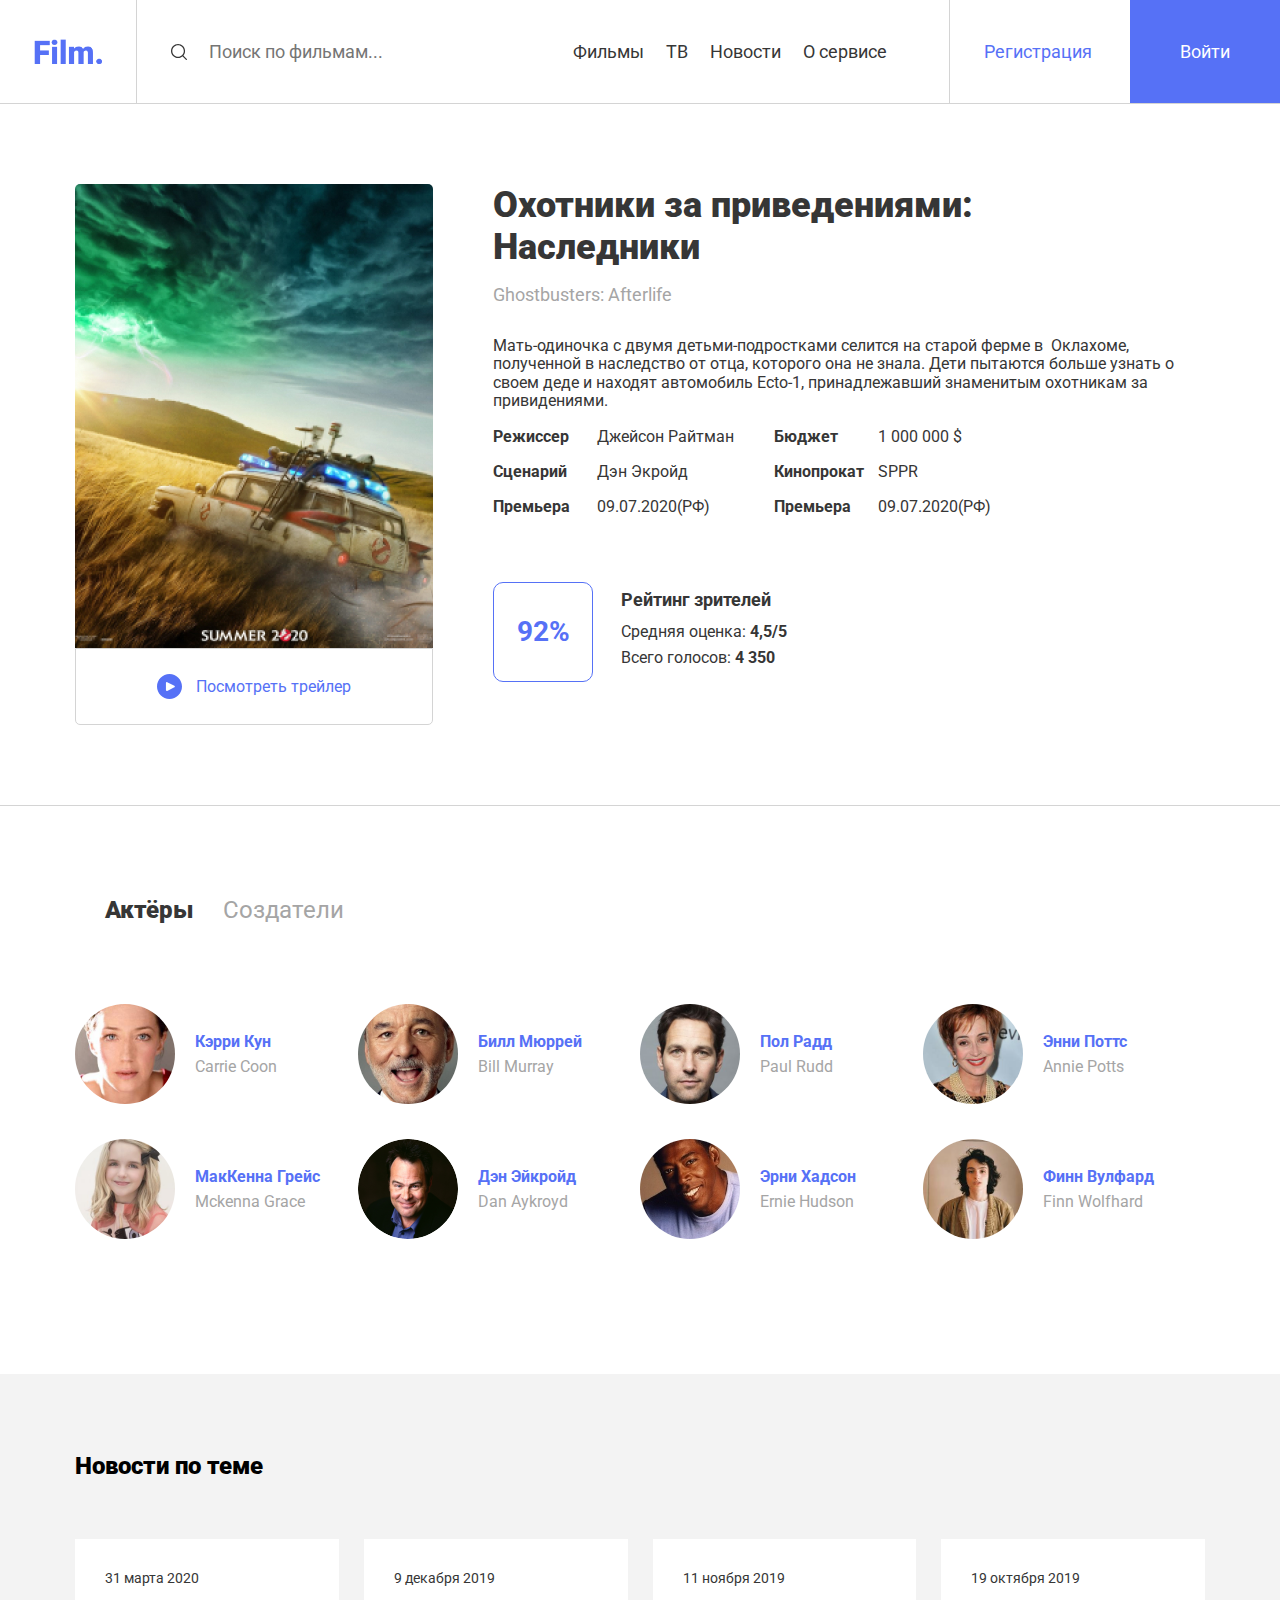
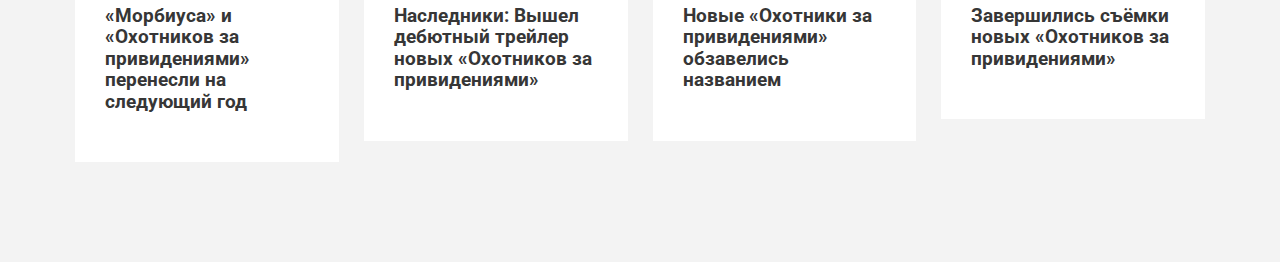
<file: GhostBusters/index.html>
<!DOCTYPE html>
<html lang="ru">
	<head>
		<meta charset="UTF-8" />
		<meta name="viewport" content="width=device-width, initial-scale=1.0" />
		<link
			href="https://fonts.googleapis.com/css2?family=Roboto:wght@400;700;900&display=swap"
			rel="stylesheet"
		/>
		<link rel="stylesheet" href="./css/normalize.css" />
		<link rel="stylesheet" href="./css/jquery.fancybox.min.css" />
		<link
			rel="stylesheet"
			href="https://unpkg.com/swiper/swiper-bundle.min.css"
		/>
		<link rel="stylesheet" href="./css/style.css" />
		<title>Ghost Busters: Afterlife</title>
	</head>
	<body>
		<header class="header">
			<img src="./img/logo.png" width="68px" alt="logo" class="logo" />
			<div class="line"></div>
			<div class="m-menu">
				<input
					type="text"
					class="search-input"
					placeholder="Поиск по фильмам..."
				/>
				<nav class="navigation">
					<a href="#" class="navigation__link">Фильмы</a>
					<a href="#" class="navigation__link">ТВ</a>
					<a href="#" class="navigation__link">Новости</a>
					<a href="#" class="navigation__link">О сервисе</a>
				</nav>
				<div class="button-group">
					<button class="button sign-up">Регистрация</button>
					<button class="button login">Войти</button>
				</div>
			</div>
			<div class="mobile-buttons">
				<button class="search-button">
					<img src="./img/search-icon.svg" alt="search" />
				</button>
				<button class="mobile-menu-button">
					<span class="menu-line"></span>
					<span class="menu-line"></span>
					<span class="menu-line"></span>
				</button>
			</div>
		</header>
		<main class="film">
			<div class="container">
				<div class="film__wrapper">
					<div class="film__trailer">
						<img src="./img/poster.jpg" alt="Poster" class="poster" />
						<a
							data-fancybox
							href="https://youtu.be/o705uydkgew"
							class="trailer-button"
						>
							<img
								src="./img/play.svg"
								alt="play"
								class="trailer-button__icon"
							/>
							<span class="trailer-button__text">Посмотреть трейлер</span>
						</a>
					</div>
					<!-- /.film__trailer -->
					<div class="film__text">
						<h1 class="film__title">
							Охотники за приведениями: <br />
							Наследники
						</h1>
						<span class="film__subtitle"> Ghostbusters: Afterlife </span>
						<p class="film__descriotion">
							Мать-одиночка с двумя детьми-подростками селится на старой ферме
							в&nbsp; Оклахоме, полученной в наследство от отца, которого она не
							знала. Дети пытаются больше узнать о своем деде и находят
							автомобиль Ecto-1, принадлежавший знаменитым охотникам за
							привидениями.
						</p>
						<div class="about-film">
							<div class="left-side">
								<span class="about-text">
									<strong class="about-text-bold">Режиссер</strong>
									<span class="about-text-reg">Джейсон Райтман</span>
								</span>
								<span class="about-text">
									<strong class="about-text-bold">Сценарий</strong>
									<span class="about-text-reg">Дэн Экройд</span>
								</span>
								<span class="about-text">
									<strong class="about-text-bold">Премьера</strong>
									<span class="about-text-reg">09.07.2020(РФ)</span>
								</span>
							</div>
							<div class="right-side">
								<span class="about-text">
									<strong class="about-text-bold">Бюджет</strong>
									<span class="about-text-reg">1 000 000 $</span>
								</span>
								<span class="about-text">
									<strong class="about-text-bold">Кинопрокат</strong>
									<span class="about-text-reg">SPPR</span>
								</span>
								<span class="about-text">
									<strong class="about-text-bold">Премьера</strong>
									<span class="about-text-reg">09.07.2020(РФ)</span>
								</span>
							</div>
						</div>
						<!-- /.about-film -->
						<div class="rating">
							<div class="rating__counter">92%</div>
							<div class="rating__description">
								<h3 class="rating__title">Рейтинг зрителей</h3>
								<span class="rating__text"
									>Средняя оценка:
									<strong class="rating__text_bold">4,5/5</strong></span
								>
								<span class="rating__text"
									>Всего голосов:
									<strong class="rating__text_bold">4 350</strong></span
								>
							</div>
						</div>
					</div>
					<!-- /.film__description -->
				</div>
				<!-- /.film-wrapper -->
			</div>
			<!-- /.container -->
		</main>
		<!-- /.film -->
		<section class="cast">
			<div class="container">
				<div class="tabs">
					<h2 class="tab cast__title cast__title_active" data-target="#actors">
						Актёры
					</h2>
					<h2 class="tab cast__title" data-target="#creators">Создатели</h2>
				</div>
				<div class="tabs__content tabs__content_visible" id="actors">
					<div class="card">
						<img src="./img/actors/1.png" alt="actor" class="card__image" />
						<div class="card__text">
							<h3 class="name">Кэрри Кун</h3>
							<span class="name-en">Carrie Coon</span>
						</div>
					</div>
					<!-- /.card -->
					<div class="card">
						<img src="./img/actors/2.png" alt="actor" class="card__image" />
						<div class="card__text">
							<h3 class="name">Билл Мюррей</h3>
							<span class="name-en">Bill Murray</span>
						</div>
					</div>
					<!-- /.card -->
					<div class="card">
						<img src="./img/actors/3.png" alt="actor" class="card__image" />
						<div class="card__text">
							<h3 class="name">Пол Радд</h3>
							<span class="name-en">Paul Rudd</span>
						</div>
					</div>
					<!-- /.card -->
					<div class="card">
						<img src="./img/actors/4.png" alt="actor" class="card__image" />
						<div class="card__text">
							<h3 class="name">Энни Поттс</h3>
							<span class="name-en">Annie Potts</span>
						</div>
					</div>
					<!-- /.card -->
					<div class="card">
						<img src="./img/actors/5.png" alt="actor" class="card__image" />
						<div class="card__text">
							<h3 class="name">МакКенна Грейс</h3>
							<span class="name-en">Mckenna Grace</span>
						</div>
					</div>
					<!-- /.card -->
					<div class="card">
						<img src="./img/actors/6.png" alt="actor" class="card__image" />
						<div class="card__text">
							<h3 class="name">Дэн Эйкройд</h3>
							<span class="name-en">Dan Aykroyd</span>
						</div>
					</div>
					<!-- /.card -->
					<div class="card">
						<img src="./img/actors/7.png" alt="actor" class="card__image" />
						<div class="card__text">
							<h3 class="name">Эрни Хадсон</h3>
							<span class="name-en">Ernie Hudson</span>
						</div>
					</div>
					<!-- /.card -->
					<div class="card">
						<img src="./img/actors/8.png" alt="actor" class="card__image" />
						<div class="card__text">
							<h3 class="name">Финн Вулфард</h3>
							<span class="name-en">Finn Wolfhard</span>
						</div>
					</div>
					<!-- /.card -->
				</div>
				<div class="tabs__content" id="creators">
					<div class="card">
						<img src="./img/actors/1.png" alt="actor" class="card__image" />
						<div class="card__text">
							<h3 class="name">Кэрри Кун</h3>
							<span class="name-en">Carrie Coon</span>
						</div>
					</div>
					<!-- /.card -->
					<div class="card">
						<img src="./img/actors/2.png" alt="actor" class="card__image" />
						<div class="card__text">
							<h3 class="name">Билл Мюррей</h3>
							<span class="name-en">Bill Murray</span>
						</div>
					</div>
					<!-- /.card -->
					<div class="card">
						<img src="./img/actors/3.png" alt="actor" class="card__image" />
						<div class="card__text">
							<h3 class="name">Пол Радд</h3>
							<span class="name-en">Paul Rudd</span>
						</div>
					</div>
					<!-- /.card -->
					<div class="card">
						<img src="./img/actors/4.png" alt="actor" class="card__image" />
						<div class="card__text">
							<h3 class="name">Энни Поттс</h3>
							<span class="name-en">Annie Potts</span>
						</div>
					</div>
					<!-- /.card -->
					<div class="card">
						<img src="./img/actors/5.png" alt="actor" class="card__image" />
						<div class="card__text">
							<h3 class="name">МакКенна Грейс</h3>
							<span class="name-en">Mckenna Grace</span>
						</div>
					</div>
					<!-- /.card -->
					<div class="card">
						<img src="./img/actors/6.png" alt="actor" class="card__image" />
						<div class="card__text">
							<h3 class="name">Дэн Эйкройд</h3>
							<span class="name-en">Dan Aykroyd</span>
						</div>
					</div>
					<!-- /.card -->
					<div class="card">
						<img src="./img/actors/7.png" alt="actor" class="card__image" />
						<div class="card__text">
							<h3 class="name">Эрни Хадсон</h3>
							<span class="name-en">Ernie Hudson</span>
						</div>
					</div>
					<!-- /.card -->
					<div class="card">
						<img src="./img/actors/8.png" alt="actor" class="card__image" />
						<div class="card__text">
							<h3 class="name">Финн Вулфард</h3>
							<span class="name-en">Finn Wolfhard</span>
						</div>
					</div>
					<!-- /.card -->
				</div>
			</div>
		</section>
		<section class="news">
			<div class="container">
				<h2 class="news__title">Новости по теме</h2>
				<!-- Slider main container -->
				<div class="swiper-container">
					<!-- Additional required wrapper -->
					<div class="swiper-wrapper">
						<!-- Slides -->
						<div class="swiper-slide">
							<div class="news__card">
								<span class="news__date">31 марта 2020</span>
								<h3 class="card__title">
									«Морбиуса» и «Охотников за привидениями» перенесли на
									следующий год
								</h3>
							</div>
						</div>
						<div class="swiper-slide">
							<div class="news__card">
								<span class="news__date">9 декабря 2019</span>
								<h3 class="card__title">
									Наследники: Вышел дебютный трейлер новых «Охотников за
									привидениями»
								</h3>
							</div>
						</div>
						<div class="swiper-slide">
							<div class="news__card">
								<span class="news__date">11 ноября 2019</span>
								<h3 class="card__title">
									Новые «Охотники за привидениями» обзавелись названием
								</h3>
							</div>
						</div>
						<div class="swiper-slide">
							<div class="news__card">
								<span class="news__date">19 октября 2019</span>
								<h3 class="card__title">
									Завершились съёмки новых «Охотников за привидениями»
								</h3>
							</div>
						</div>
					</div>
					<button class="button-next">
						<img src="./img/arrow.svg" alt="next" />
					</button>
				</div>
			</div>
		</section>
		<script src="./js/jquery-3.5.1.min.js"></script>
		<script src="./js/jquery.fancybox.min.js"></script>
		<script src="https://unpkg.com/swiper/swiper-bundle.min.js"></script>
		<script src="./js/main.js"></script>
	</body>
</html>
</file>
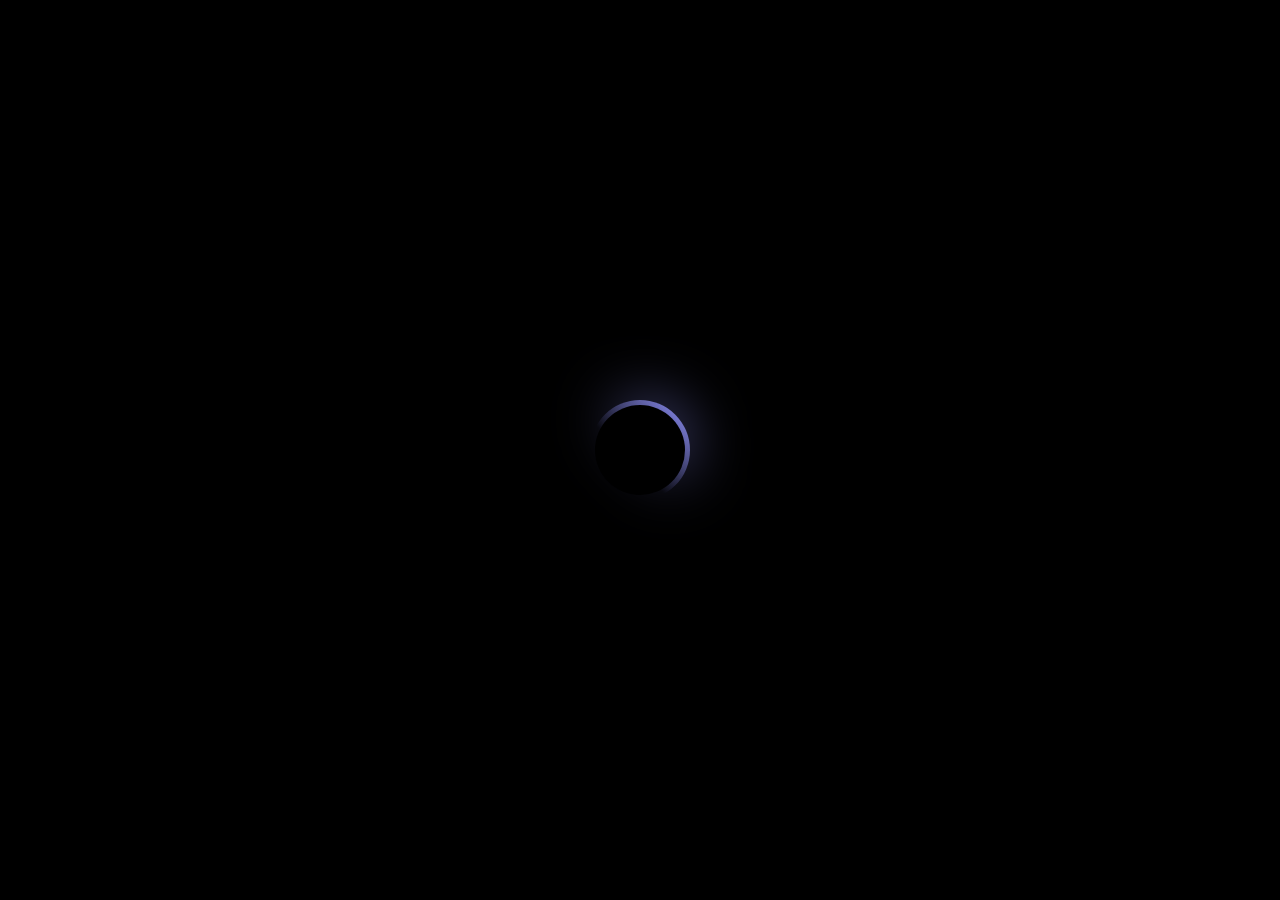
<file: assets/glow-loader/index.html>
<!DOCTYPE html>
<html lang="en">
	<head>
		<meta charset="UTF-8" />
		<meta name="viewport" content="width=device-width, initial-scale=1.0" />
		<link rel="stylesheet" href="./index.css" />
		<title>Glow loader</title>
	</head>
	<body>
		<div class="loader"></div>
	</body>
</html>
</file>
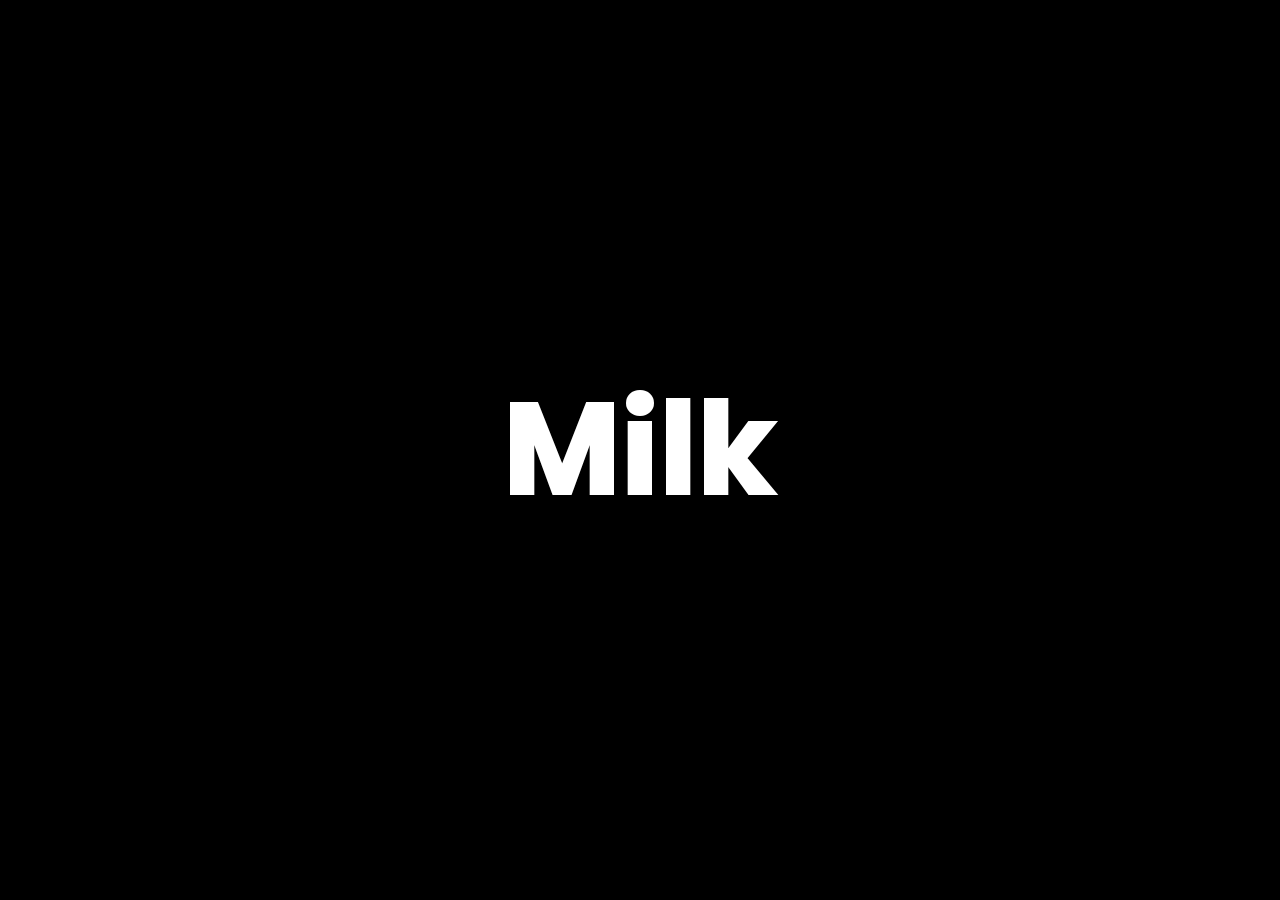
<file: assets/watertext/index.html>
<!DOCTYPE html>
<html lang="en">
	<head>
		<meta charset="UTF-8" />
		<meta name="viewport" content="width=device-width, initial-scale=1.0" />
		<link rel="stylesheet" href="./index.css" />
		<link
			href="https://fonts.googleapis.com/css2?family=Poppins:ital,wght@0,600;1,100&display=swap"
			rel="stylesheet"
		/>
		<title>Water text</title>
	</head>
	<body>
		<div class="content">
			<h2>Milk</h2>
			<h2>Milk</h2>
		</div>
	</body>
</html>
</file>
<file: GhostBusters/css/style.css>
* {
	box-sizing: border-box;
}
body {
	font-family: "Roboto", sans-serif;
	font-weight: 400;
	color: #363636;
}
.no-scroll {
	overflow: hidden;
}
.header {
	display: flex;
	align-items: center;
	height: 104px;
	padding-left: 34px;
	border-bottom: 1px solid #d4d4d4;
}
.m-menu {
	display: flex;
	height: 100%;
	align-items: center;
	flex-grow: 1;
}
.line {
	width: 1px;
	height: 100%;
	background-color: #d4d4d4;
	margin-left: 34px;
}
.search-input {
	background-image: url("../img/search-icon.svg");
	background-repeat: no-repeat;
	background-position: center left;
	border: none;
	padding-left: 38px;
	font-style: normal;
	font-weight: normal;
	font-size: 18px;
	line-height: 21px;
	align-items: center;
	color: #a5a5a5;
	margin-left: 34px;
}
.navigation {
	margin-right: 44px;
	margin-left: auto;
}
.navigation__link {
	text-decoration: none;
	font-size: 18px;
	line-height: 21px;
	color: #363636;
	margin-right: 18px;
}
.button-group {
	height: 100%;
}
button {
	height: 100%;
	font-size: 18px;
	line-height: 21px;
	border: none;
	cursor: pointer;
}
.sign-up {
	color: #5671f6;
	background-color: #fff;
	padding-left: 34px;
	padding-right: 34px;
	border-left: 1px solid #d4d4d4;
}
.login {
	color: white;
	background-color: #5671f6;
	padding-left: 50px;
	padding-right: 50px;
}
.mobile-buttons {
	display: none;
}
.mobile-menu-button,
.search-button {
	padding: 5px;
	background-color: #fff;
	border: none;
}
.menu-line {
	display: block;
	height: 2px;
	background-color: #000;
	width: 16px;
	margin-top: 3px;
	margin-bottom: 3px;
	border-radius: 40px;
}
.container {
	max-width: 1130px;
	margin: 0 auto;
}
.film {
	padding-top: 80px;
	padding-bottom: 80px;
	border-bottom: 1px solid #d4d4d4;
}
.film__wrapper {
	display: flex;
}
.film__trailer {
	display: flex;
	flex-direction: column;
	margin-right: 60px;
}
.poster {
	border-radius: 5px 5px 0 0;
	width: 358px;
}
.trailer-button {
	background-color: #fff;
	border: 1px solid #d4d4d4;
	border-radius: 0 0 5px 5px;
	padding: 25px 0;
	display: flex;
	align-items: center;
	justify-content: center;
	text-decoration: none;
	cursor: pointer;
}
.trailer-button__icon {
	margin-right: 14px;
}
.trailer-button__text {
	font-style: normal;
	font-weight: normal;
	font-size: 16px;
	line-height: 19px;
	color: #5671f6;
}
.film__title {
	font-style: normal;
	font-weight: 900;
	font-size: 36px;
	line-height: 42px;
	margin-top: 0;
	margin-bottom: 16px;
}
.film__subtitle {
	font-size: 18px;
	line-height: 21px;
	color: #a5a5a5;
	margin-bottom: 32px;
	display: block;
}
.film__description {
	font-size: 14px;
	line-height: 150%;
	color: #000000;
	max-width: 514px;
	margin-bottom: 50px;
}
.about-film {
	display: flex;
	margin-bottom: 50px;
}
.about-text {
	display: block;
	font-size: 16px;
	line-height: 19px;
	margin-bottom: 16px;
}
.about-text-bold {
	display: inline-block;
	width: 100px;
	vertical-align: top;
	font-weight: bold;
	color: #363636;
}
.left-side {
	margin-right: 40px;
}
.rating {
	display: flex;
	align-items: center;
}
.rating__counter {
	font-weight: bold;
	font-size: 28px;
	line-height: 33px;
	width: 100px;
	height: 100px;
	display: flex;
	align-items: center;
	justify-content: center;
	color: #5671f6;
	border: 1px solid #5671f6;
	border-radius: 10px;
	margin-right: 28px;
}
.rating__title {
	font-weight: bold;
	font-size: 18px;
	line-height: 21px;
	margin-top: 0;
	margin-bottom: 12px;
}
.rating__text {
	display: block;
	margin-bottom: 7px;
	font-size: 16px;
	line-height: 19px;
}
.rating__text_bold {
	font-weight: bold;
}
.cast {
	padding-top: 70px;
	padding-bottom: 100px;
}
.tabs {
	display: flex;
	align-items: center;
}
.cast__title {
	font-weight: normal;
	font-size: 24px;
	line-height: 28px;
	color: #a5a5a5;
	cursor: pointer;
	margin-left: 30px;
}
.cast__title_active {
	color: #363636;
	cursor: default;
	font-weight: 900;
}
.tabs {
	margin-bottom: 60px;
}
.tab {
	cursor: pointer;
}
.tabs__content {
	display: none;
	align-items: center;
	flex-wrap: wrap;
}
.tabs__content_visible {
	display: flex;
}
.card {
	display: flex;
	align-items: center;
	flex-basis: 25%;
	margin-bottom: 35px;
}
.card__image {
	width: 100px;
	height: 100px;
	object-fit: cover;
	border-radius: 50%;
	margin-right: 20px;
}
.name {
	font-weight: bold;
	font-size: 16px;
	line-height: 19px;
	color: #5671f6;
	margin-top: 0;
	margin-bottom: 6px;
}
.name-en {
	font-style: normal;
	font-weight: normal;
	font-size: 16px;
	line-height: 19px;
	color: #a5a5a5;
}
.news {
	background-color: #f3f3f3;
	padding-top: 70px;
	padding-bottom: 100px;
}
.news__cards {
	display: flex;
	flex-wrap: wrap;
	justify-content: space-between;
}
.news__card {
	flex-basis: 23%;
	background-color: #fff;
	padding: 30px;
}
.news__title {
	font-weight: 900;
	color: #000000;
	margin-bottom: 65px;
}
.news__date {
	font-size: 14px;
	line-height: 16px;
}
.news__title {
	font-weight: 900;
	font-style: 14px;
	line-height: 16px;
	color: #000;
	margin-top: 14px;
}
.button-next {
	display: none;
	background-color: transparent;
	border: none;
	position: absolute;
	right: 0;
	top: 25%;
	height: 37px;
	transform: translateY(50%);
	z-index: 99;
	cursor: pointer;
}
@media (max-width: 1200px) {
	.container {
		max-width: 960px;
	}
	.card__image {
		width: 70px;
		height: 70px;
	}
	.header {
		height: 90px;
	}
	.sign-up {
		padding-left: 20px;
		padding-right: 20px;
	}
	.search-input {
		margin-left: 20px;
	}
	.navigation {
		margin-right: 20px;
	}
	.navigation__link {
		margin-right: 10px;
		font-style: 16px;
	}
	.line {
		margin-left: 20px;
	}
}
@media (max-width: 992px) {
	.container {
		max-width: 760px;
	}
	.film__title {
		font-style: 24px;
		line-height: 1.4;
	}
	.film__subtitle {
		margin-bottom: 20px;
	}
	.film__description,
	.about-film {
		margin-bottom: 30px;
	}
	.about-text-bold {
		display: block;
		margin-bottom: 10px;
	}
	.card__image {
		width: 100px;
		height: 100px;
	}
	.card {
		flex-basis: 50%;
	}
	.navigation {
		display: none;
	}
	.search-input {
		margin-right: auto;
	}
	.news__card {
		flex-basis: 48%;
		margin-bottom: 20px;
	}
}
@media (max-width: 768px) {
	.container {
		max-width: 560px;
	}
	.header {
		height: 80px;
	}
	.m-menu {
		position: fixed;
		left: 0;
		top: 68px;
		height: calc(100% - 68px);
		bottom: 0;
		right: 0;
		display: none;
		background-color: #5671f6;
		flex-direction: column;
		align-items: center;
		justify-content: space-around;
	}
	.m-menu_active {
		display: flex;
	}
	.search-input {
		margin: 0;
		width: 260px;
		height: 50px;
		border-radius: 5px;
		border: none;
		background-image: none;
		padding-left: 20px;
		padding-right: 20px;
	}
	.navigation {
		display: flex;
		flex-direction: column;
		justify-content: center;
		align-items: center;
		margin: 0;
	}
	.navigation__link {
		color: #fff;
		margin-bottom: 18px;
		margin-right: 0;
	}
	.navigation__link:last-child {
		margin-bottom: 0;
	}
	.sign-up {
		background-color: transparent;
		color: #fff;
		border: none;
		margin-bottom: 30px;
	}
	.button-group {
		height: auto;
		display: flex;
		flex-direction: column;
	}
	.film {
		padding-top: 50px;
		padding-bottom: 60px;
	}
	.film__wrapper {
		flex-wrap: wrap;
	}
	.film__text {
		order: -1;
		margin-bottom: 30px;
	}
	.cast {
		padding-top: 50px;
		padding-bottom: 70px;
	}
	.news {
		padding-top: 50px;
		padding-bottom: 70px;
	}
	.news__card {
		max-width: 90%;
	}
	.header {
		padding-right: 2.5%;
		padding-left: 2.5%;
	}
	.line {
		display: none;
	}
	.mobile-buttons {
		display: block;
		margin-left: auto;
	}
	.button-next {
		display: block;
	}
}
@media (max-width: 576px) {
	.container {
		width: 95%;
	}
	.film__title {
		font-size: 20px;
		line-height: 23px;
		margin-bottom: 12px;
	}
	.film__subtitle {
		font-size: 14px;
		line-height: 16px;
		margin-bottom: 26px;
	}
	.film-description {
		font-size: 14px;
		line-height: 150%;
		margin-bottom: 40px;
	}
	.about-film {
		flex-wrap: wrap;
		flex-direction: column;
		margin-bottom: 40px;
	}
	.about-text-bold {
		display: inline-block;
	}
	.poster,
	.film__trailer {
		width: 100%;
	}
	.film__trailer {
		margin-bottom: 30px;
	}
	.film__text {
		order: 1;
		margin-bottom: 0;
	}
	.card {
		flex-basis: 100%;
		margin-bottom: 20px;
	}
	.card__image {
		width: 60px;
		height: 60px;
	}
	.tabs {
		margin-bottom: 35px;
	}
	.cast {
		margin-bottom: 50px;
	}
	.news__card {
		flex-basis: 100%;
	}
}
</file>
<file: assets/glow-loader/index.css>
* {
	margin: 0;
	padding: 0;
	box-sizing: border-box;
}
body {
	display: flex;
	align-items: center;
	min-height: 100vh;
	justify-content: center;
	background-color: black;
}
.loader {
	background: linear-gradient(45deg, transparent, transparent 40%, #9395ff);
	width: 100px;
	height: 100px;
	border-radius: 50%;
	position: absolute;
	animation: animate 1s linear infinite;
}
.loader::before {
	content: "";
	position: absolute;
	background-color: black;
	top: 5px;
	left: 5px;
	right: 5px;
	bottom: 5px;
	border-radius: 50%;
	z-index: 10;
}
.loader::after {
	content: "";
	position: absolute;
	top: 0px;
	left: 0px;
	right: 0px;
	bottom: 0px;
	border-radius: 50%;
	background: linear-gradient(45deg, transparent, transparent 40%, #9395ff);
	z-index: 1;
	filter: blur(30px);
}
@keyframes animate {
	0% {
		transform: rotate(0);
		filter: hue-rotate(0deg);
	}
	100% {
		transform: rotate(360deg);
		filter: hue-rotate(360deg);
	}
}
</file>
<file: assets/watertext/index.css>
* {
	margin: 0;
	padding: 0;
	box-sizing: border-box;
	font-family: "Poppins", sans-serif;
}
body {
	display: flex;
	align-items: center;
	min-height: 100vh;
	justify-content: center;
	background-color: black;
}
.content {
	position: relative;
	-webkit-user-select: none;
}
.content h2 {
	position: absolute;
	transform: translate(-50%, -50%);
	font-size: 8em;
}
.content h2:nth-child(1) {
	color: transparent;
	-webkit-text-stroke: 2px white;
}
.content h2:nth-child(2) {
	color: white;
	animation: animate 3s ease-in-out infinite;
}
@keyframes animate {
	0%,
	100% {
		clip-path: polygon(
			0% 45%,
			15% 44%,
			32% 50%,
			54% 60%,
			70% 61%,
			84% 59%,
			100% 52%,
			100% 100%,
			0% 100%
		);
	}
	50% {
		clip-path: polygon(
			0% 60%,
			16% 65%,
			34% 66%,
			51% 62%,
			67% 50%,
			84% 45%,
			100% 46%,
			100% 100%,
			0% 100%
		);
	}
}
</file>
